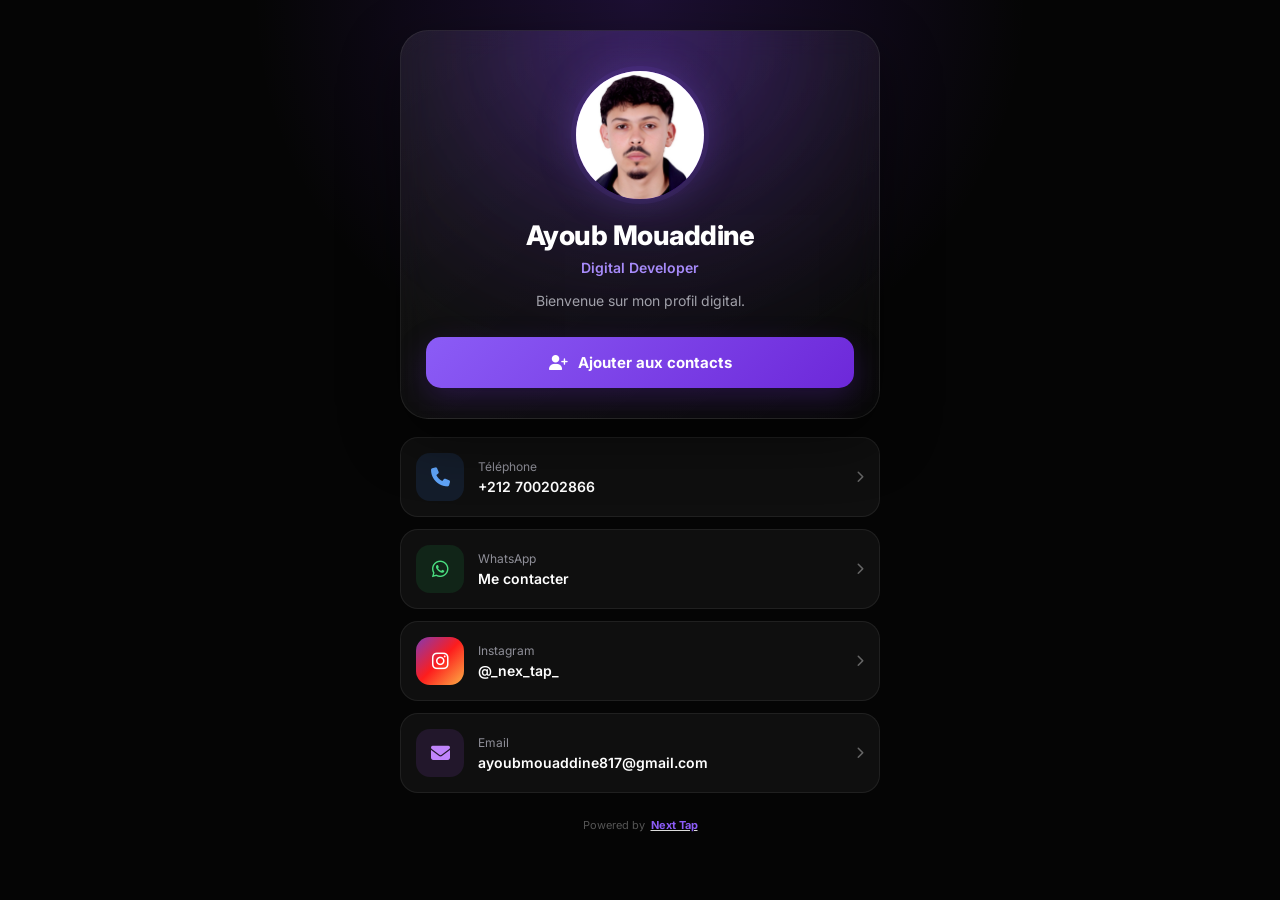
<file: index.html>
<!DOCTYPE html>
<html lang="fr">
<head>
  <meta charset="UTF-8">
  <meta name="viewport" content="width=device-width, initial-scale=1.0">

  <title>Mon Profil | Next Tap</title>
  <meta name="description" content="Profil personnel digital">

  <link rel="stylesheet" href="style.css">

  <!-- Icons -->
  <link
    rel="stylesheet"
    href="https://cdnjs.cloudflare.com/ajax/libs/font-awesome/6.5.2/css/all.min.css"
  >
</head>

<body>

  <main class="profile-container">

    <!-- PROFILE -->
    <section class="profile-card">

      <div class="profile-glow"></div>

      <div class="profile-image" >
        <img src="image/profile.jpeg" alt="Photo de profil">
      </div>

      <h1>Ayoub Mouaddine</h1>

      <p class="profession">Digital Developer</p>

      <p class="bio">
        Bienvenue sur mon profil digital.
      </p>

      <!-- CONTACT BUTTON -->
      <button class="contact-btn" id="addContactBtn">
        <i class="fa-solid fa-user-plus"></i>
        Ajouter aux contacts
      </button>

    </section>


    <!-- CONTACTS -->
    <section class="contact-list">

      <!-- PHONE -->
      <a href="tel:+212700202866" class="contact-item">

        <div class="icon phone">
          <i class="fa-solid fa-phone"></i>
        </div>

        <div class="contact-info">
          <span>Téléphone</span>
          <strong>+212 700202866</strong>
        </div>

        <i class="fa-solid fa-chevron-right arrow"></i>

      </a>


      <!-- WHATSAPP -->
      <a
        href="https://wa.me/212700202866"
        target="_blank"
        class="contact-item"
      >

        <div class="icon whatsapp">
          <i class="fa-brands fa-whatsapp"></i>
        </div>

        <div class="contact-info">
          <span>WhatsApp</span>
          <strong>Me contacter</strong>
        </div>

        <i class="fa-solid fa-chevron-right arrow"></i>

      </a>
            <!-- INSTAGRAM -->
<a
  href="https://www.instagram.com/_nex_tap_?utm_source=ig_web_button_share_sheet&stkn=ZDNlZDc0MzIxNw=="
  target="_blank"
  class="contact-item"
>
  <div class="icon instagram">
    <i class="fa-brands fa-instagram"></i>
  </div>

  <div class="contact-info">
    <span>Instagram</span>
    <strong>@_nex_tap_</strong>
  </div>

  <i class="fa-solid fa-chevron-right arrow"></i>
</a>

      <!-- EMAIL -->
      <a
        href="mailto:ayoubmouaddine817@gmail.com"
        class="contact-item"
      >

        <div class="icon email">
          <i class="fa-solid fa-envelope"></i>
        </div>

        <div class="contact-info">
          <span>Email</span>
          <strong>ayoubmouaddine817@gmail.com</strong>
        </div>

        <i class="fa-solid fa-chevron-right arrow"></i>
      
      </a>

    </section>


    <footer>
      <span>Powered by</span>
      <a href="https://next-tap.app/"><strong>Next Tap</strong></a>
    </footer>

  </main>


  <script src="script.js"></script>

</body>
</html>
</file>
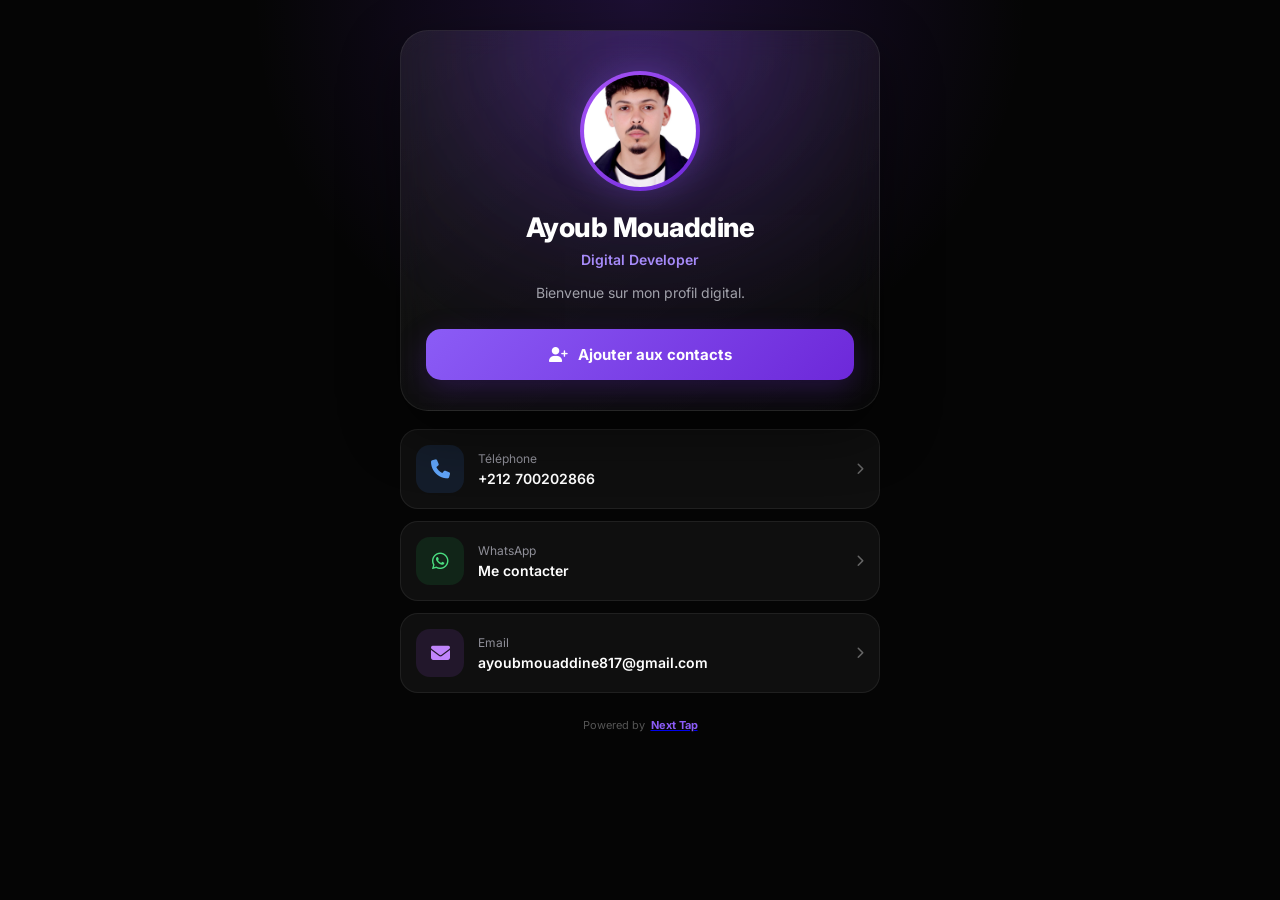
<file: mon profile digital/index.html>
<!DOCTYPE html>
<html lang="fr">
<head>
  <meta charset="UTF-8">
  <meta name="viewport" content="width=device-width, initial-scale=1.0">

  <title>Mon Profil | Next Tap</title>
  <meta name="description" content="Profil personnel digital">

  <link rel="stylesheet" href="style.css">

  <!-- Icons -->
  <link
    rel="stylesheet"
    href="https://cdnjs.cloudflare.com/ajax/libs/font-awesome/6.5.2/css/all.min.css"
  >
</head>

<body>

  <main class="profile-container">

    <!-- PROFILE -->
    <section class="profile-card">

      <div class="profile-glow"></div>

      <div class="profile-image">
        <img src="image/profile.jpeg" alt="Photo de profil">
      </div>

      <h1>Ayoub Mouaddine</h1>

      <p class="profession">Digital Developer</p>

      <p class="bio">
        Bienvenue sur mon profil digital.
      </p>

      <!-- CONTACT BUTTON -->
      <button class="contact-btn" id="addContactBtn">
        <i class="fa-solid fa-user-plus"></i>
        Ajouter aux contacts
      </button>

    </section>


    <!-- CONTACTS -->
    <section class="contact-list">

      <!-- PHONE -->
      <a href="tel:+212700202866" class="contact-item">

        <div class="icon phone">
          <i class="fa-solid fa-phone"></i>
        </div>

        <div class="contact-info">
          <span>Téléphone</span>
          <strong>+212 700202866</strong>
        </div>

        <i class="fa-solid fa-chevron-right arrow"></i>

      </a>


      <!-- WHATSAPP -->
      <a
        href="https://wa.me/212700202866"
        target="_blank"
        class="contact-item"
      >

        <div class="icon whatsapp">
          <i class="fa-brands fa-whatsapp"></i>
        </div>

        <div class="contact-info">
          <span>WhatsApp</span>
          <strong>Me contacter</strong>
        </div>

        <i class="fa-solid fa-chevron-right arrow"></i>

      </a>


      <!-- EMAIL -->
      <a
        href="mailto:ayoubmouaddine817@gmail.com"
        class="contact-item"
      >

        <div class="icon email">
          <i class="fa-solid fa-envelope"></i>
        </div>

        <div class="contact-info">
          <span>Email</span>
          <strong>ayoubmouaddine817@gmail.com</strong>
        </div>

        <i class="fa-solid fa-chevron-right arrow"></i>

      </a>

    </section>


    <footer>
      <span>Powered by</span>
      <a href="https://www.instagram.com/_nex_tap_"><strong>Next Tap</strong></a>
    </footer>

  </main>


  <script src="script.js"></script>

</body>
</html>
</file>
<file: style.css>
@import url('https://fonts.googleapis.com/css2?family=Inter:wght@400;500;600;700;800&display=swap');


* {
  margin: 0;
  padding: 0;
  box-sizing: border-box;
}


body {
  font-family: "Inter", sans-serif;
  min-height: 100vh;

  background:
    radial-gradient(
      circle at 50% 0%,
      rgba(124, 58, 237, 0.20),
      transparent 35%
    ),
    #050505;

  color: #ffffff;

  display: flex;
  justify-content: center;

  padding: 30px 15px;
}


.profile-container {
  width: 100%;
  max-width: 480px;
}


/* =========================
   PROFILE
========================= */

.profile-card {
  position: relative;

  text-align: center;

  padding: 40px 25px 30px;

  overflow: hidden;

  border-radius: 28px;

  background: linear-gradient(
    145deg,
    rgba(255,255,255,0.07),
    rgba(255,255,255,0.02)
  );

  border: 1px solid rgba(255,255,255,0.08);

  backdrop-filter: blur(15px);

  box-shadow:
    0 20px 60px rgba(0,0,0,0.45);
}


.profile-glow {
  position: absolute;

  width: 220px;
  height: 220px;

  top: -100px;
  left: 50%;

  transform: translateX(-50%);

  background: #7c3aed;

  filter: blur(100px);

  opacity: 0.35;

  pointer-events: none;
}


/* PROFILE IMAGE */
/* PROFILE IMAGE */

.profile-image {
  position: relative;

  width: 128px;
  height: 128px;

  margin: auto;
  padding: 4px;

  border-radius: 50%;

  background: linear-gradient(
    135deg,
    #c084fc,
    #7c3aed,
    #5b21b6
  );

  box-shadow:
    0 0 0 5px rgba(139,92,246,0.08),
    0 0 40px rgba(139,92,246,0.30);

  overflow: hidden;
}

.profile-image img {
  width: 100%;
  height: 100%;

  object-fit: cover;
  object-position: center 24%;

  border-radius: 50%;

  display: block;

  transform: scale(1.08);
}
h1 {
  position: relative;

  margin-top: 20px;

  font-size: 27px;

  font-weight: 800;

  letter-spacing: -0.5px;
}


.profession {
  position: relative;

  margin-top: 7px;

  color: #a78bfa;

  font-size: 14px;

  font-weight: 600;
}


.bio {
  position: relative;

  margin: 14px auto 25px;

  max-width: 320px;

  color: #a1a1aa;

  font-size: 14px;

  line-height: 1.6;
}


/* =========================
   ADD CONTACT
========================= */

.contact-btn {
  position: relative;

  width: 100%;

  border: none;

  border-radius: 15px;

  padding: 16px;

  color: white;

  background: linear-gradient(
    135deg,
    #8b5cf6,
    #6d28d9
  );

  font-family: inherit;

  font-size: 15px;

  font-weight: 700;

  cursor: pointer;

  display: flex;

  align-items: center;

  justify-content: center;

  gap: 10px;

  box-shadow:
    0 10px 30px rgba(109,40,217,0.25);

  transition: 0.25s ease;
}


.contact-btn:hover {
  transform: translateY(-2px);

  box-shadow:
    0 15px 35px rgba(109,40,217,0.4);
}


.contact-btn:active {
  transform: scale(0.98);
}


/* =========================
   CONTACT LIST
========================= */

.contact-list {
  margin-top: 18px;

  display: flex;

  flex-direction: column;

  gap: 12px;
}


.contact-item {
  text-decoration: none;

  color: white;

  display: flex;

  align-items: center;

  gap: 14px;

  padding: 15px;

  border-radius: 18px;

  background: rgba(255,255,255,0.045);

  border: 1px solid rgba(255,255,255,0.07);

  transition: 0.25s ease;
}


.contact-item:hover {
  transform: translateY(-2px);

  background: rgba(255,255,255,0.07);

  border-color: rgba(139,92,246,0.3);
}


/* ICON */

.icon {
  width: 48px;
  height: 48px;

  flex-shrink: 0;

  border-radius: 14px;

  display: flex;

  align-items: center;

  justify-content: center;

  font-size: 19px;
}


.phone {
  background: rgba(59,130,246,0.12);

  color: #60a5fa;
}


.whatsapp {
  background: rgba(34,197,94,0.12);

  color: #4ade80;
}


.email {
  background: rgba(168,85,247,0.12);

  color: #c084fc;
}


/* CONTACT TEXT */

.contact-info {
  flex: 1;

  display: flex;

  flex-direction: column;

  gap: 4px;
}


.contact-info span {
  color: #8f8f98;

  font-size: 12px;
}


.contact-info strong {
  font-size: 14px;

  font-weight: 600;

  word-break: break-word;
}


.arrow {
  color: #666;

  font-size: 12px;
}


/* =========================
   FOOTER
========================= */

footer {
  text-align: center;

  margin-top: 25px;

  padding-bottom: 10px;

  color: #555;

  font-size: 11px;
}


footer strong {
  color: #8b5cf6;

  margin-left: 3px;
} 
footer a{ color: gainsboro;}


/* =========================
   MOBILE
========================= */

@media (max-width: 400px) {

  body {
    padding: 18px 12px;
  }

  .profile-card {
    padding: 32px 18px 25px;
  }

  h1 {
    font-size: 24px;
  }

} 
.icon.instagram {
  background: linear-gradient(
    135deg,
    #833ab4,
    #fd1d1d,
    #fcb045
  );
  color: white;
}
</file>
<file: mon profile digital/style.css>
@import url('https://fonts.googleapis.com/css2?family=Inter:wght@400;500;600;700;800&display=swap');


* {
  margin: 0;
  padding: 0;
  box-sizing: border-box;
}


body {
  font-family: "Inter", sans-serif;
  min-height: 100vh;

  background:
    radial-gradient(
      circle at 50% 0%,
      rgba(124, 58, 237, 0.20),
      transparent 35%
    ),
    #050505;

  color: #ffffff;

  display: flex;
  justify-content: center;

  padding: 30px 15px;
}


.profile-container {
  width: 100%;
  max-width: 480px;
}


/* =========================
   PROFILE
========================= */

.profile-card {
  position: relative;

  text-align: center;

  padding: 40px 25px 30px;

  overflow: hidden;

  border-radius: 28px;

  background: linear-gradient(
    145deg,
    rgba(255,255,255,0.07),
    rgba(255,255,255,0.02)
  );

  border: 1px solid rgba(255,255,255,0.08);

  backdrop-filter: blur(15px);

  box-shadow:
    0 20px 60px rgba(0,0,0,0.45);
}


.profile-glow {
  position: absolute;

  width: 220px;
  height: 220px;

  top: -100px;
  left: 50%;

  transform: translateX(-50%);

  background: #7c3aed;

  filter: blur(100px);

  opacity: 0.35;

  pointer-events: none;
}


/* PROFILE IMAGE */

.profile-image {
  position: relative;

  width: 120px;
  height: 120px;

  margin: auto;

  padding: 4px;

  border-radius: 50%;

  background: linear-gradient(
    135deg,
    #a855f7,
    #6d28d9
  );

  box-shadow:
    0 0 35px rgba(139,92,246,0.35);
}


.profile-image img {
  width: 100%;
  height: 100%;

  object-fit: cover;

  border-radius: 50%;

  object-position: center center;
}


h1 {
  position: relative;

  margin-top: 20px;

  font-size: 27px;

  font-weight: 800;

  letter-spacing: -0.5px;
}


.profession {
  position: relative;

  margin-top: 7px;

  color: #a78bfa;

  font-size: 14px;

  font-weight: 600;
}


.bio {
  position: relative;

  margin: 14px auto 25px;

  max-width: 320px;

  color: #a1a1aa;

  font-size: 14px;

  line-height: 1.6;
}


/* =========================
   ADD CONTACT
========================= */

.contact-btn {
  position: relative;

  width: 100%;

  border: none;

  border-radius: 15px;

  padding: 16px;

  color: white;

  background: linear-gradient(
    135deg,
    #8b5cf6,
    #6d28d9
  );

  font-family: inherit;

  font-size: 15px;

  font-weight: 700;

  cursor: pointer;

  display: flex;

  align-items: center;

  justify-content: center;

  gap: 10px;

  box-shadow:
    0 10px 30px rgba(109,40,217,0.25);

  transition: 0.25s ease;
}


.contact-btn:hover {
  transform: translateY(-2px);

  box-shadow:
    0 15px 35px rgba(109,40,217,0.4);
}


.contact-btn:active {
  transform: scale(0.98);
}


/* =========================
   CONTACT LIST
========================= */

.contact-list {
  margin-top: 18px;

  display: flex;

  flex-direction: column;

  gap: 12px;
}


.contact-item {
  text-decoration: none;

  color: white;

  display: flex;

  align-items: center;

  gap: 14px;

  padding: 15px;

  border-radius: 18px;

  background: rgba(255,255,255,0.045);

  border: 1px solid rgba(255,255,255,0.07);

  transition: 0.25s ease;
}


.contact-item:hover {
  transform: translateY(-2px);

  background: rgba(255,255,255,0.07);

  border-color: rgba(139,92,246,0.3);
}


/* ICON */

.icon {
  width: 48px;
  height: 48px;

  flex-shrink: 0;

  border-radius: 14px;

  display: flex;

  align-items: center;

  justify-content: center;

  font-size: 19px;
}


.phone {
  background: rgba(59,130,246,0.12);

  color: #60a5fa;
}


.whatsapp {
  background: rgba(34,197,94,0.12);

  color: #4ade80;
}


.email {
  background: rgba(168,85,247,0.12);

  color: #c084fc;
}


/* CONTACT TEXT */

.contact-info {
  flex: 1;

  display: flex;

  flex-direction: column;

  gap: 4px;
}


.contact-info span {
  color: #8f8f98;

  font-size: 12px;
}


.contact-info strong {
  font-size: 14px;

  font-weight: 600;

  word-break: break-word;
}


.arrow {
  color: #666;

  font-size: 12px;
}


/* =========================
   FOOTER
========================= */

footer {
  text-align: center;

  margin-top: 25px;

  padding-bottom: 10px;

  color: #555;

  font-size: 11px;
}


footer strong {
  color: #8b5cf6;

  margin-left: 3px;
}


/* =========================
   MOBILE
========================= */

@media (max-width: 400px) {

  body {
    padding: 18px 12px;
  }

  .profile-card {
    padding: 32px 18px 25px;
  }

  h1 {
    font-size: 24px;
  }

}
</file>
